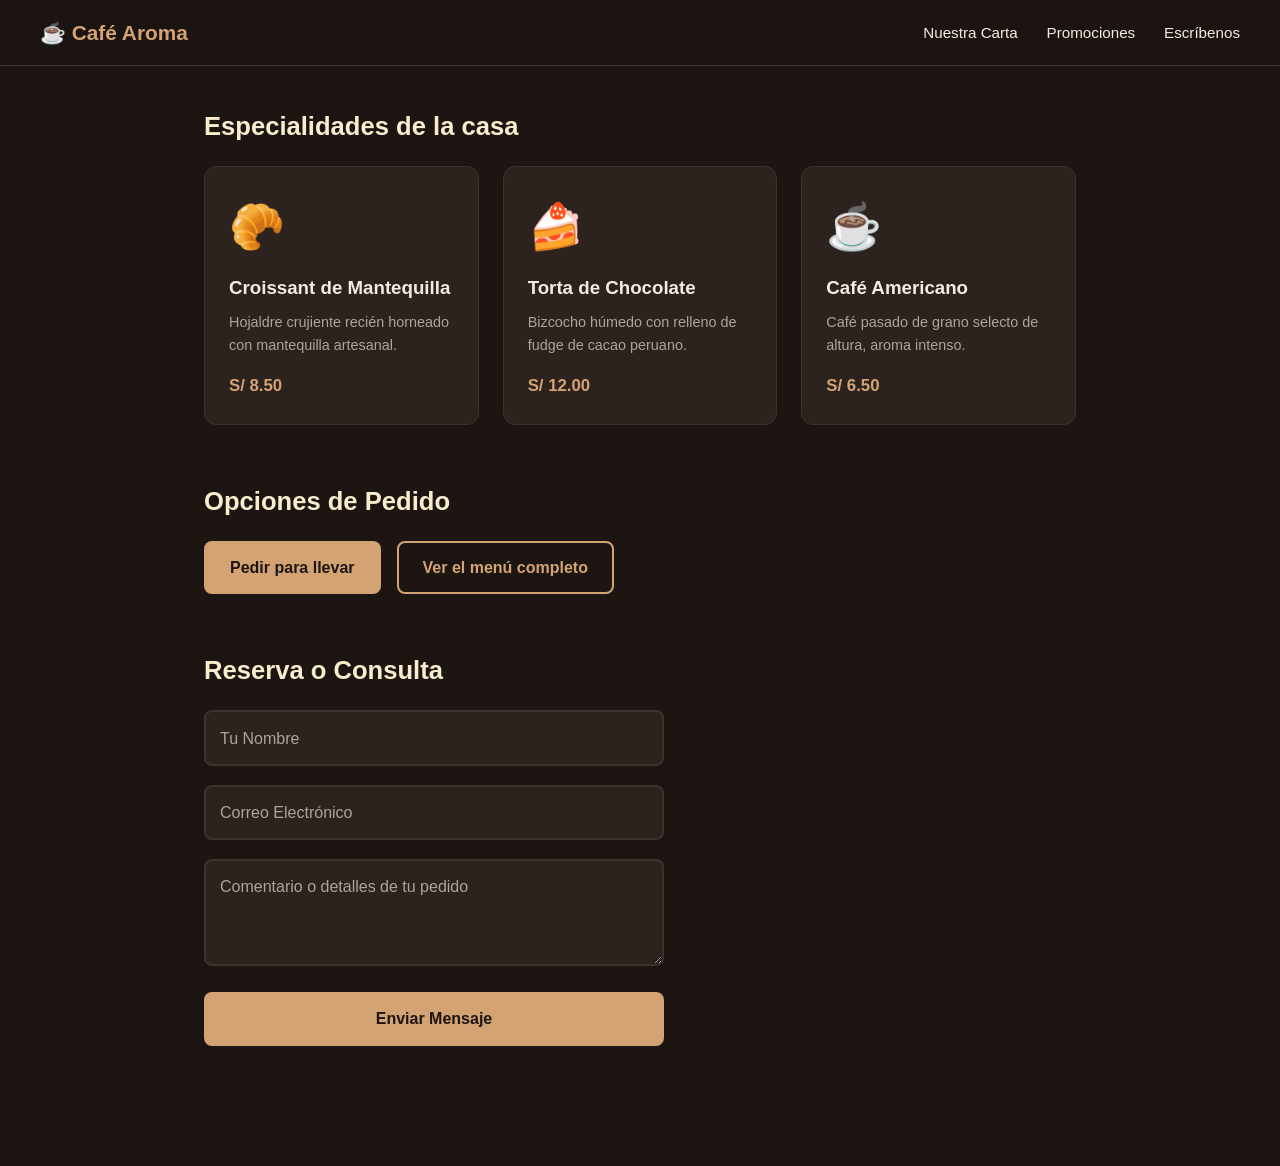
<file: PC3/Pregunta1/index.html>
<!DOCTYPE html>
<html lang="es">
<head>
  <meta charset="UTF-8">
  <meta name="viewport" content="width=device-width, initial-scale=1">
  <title>Café Aroma - Repostería y Bebidas</title>
  <link rel="stylesheet" href="styles.css">
</head>
<body>
  
  <header class="barra-navegacion">
    <div class="logo-marca">☕ Café Aroma</div>
    <nav>
      <ul class="enlaces-menu">
        <li><a href="#carta">Nuestra Carta</a></li>
        <li><a href="#acciones">Promociones</a></li>
        <li><a href="#contacto">Escríbenos</a></li>
      </ul>
    </nav>
  </header>

  <main class="contenido-principal">

    <section id="carta">
      <h2>Especialidades de la casa</h2>
      <div class="contenedor-productos">
        
        <article class="item-tarjeta" tabindex="0">
          <div class="icono-item">🥐</div>
          <h3>Croissant de Mantequilla</h3>
          <p>Hojaldre crujiente recién horneado con mantequilla artesanal.</p>
          <span class="etiqueta-precio">S/ 8.50</span>
        </article>

        <article class="item-tarjeta" tabindex="0">
          <div class="icono-item">🍰</div>
          <h3>Torta de Chocolate</h3>
          <p>Bizcocho húmedo con relleno de fudge de cacao peruano.</p>
          <span class="etiqueta-precio">S/ 12.00</span>
        </article>

        <article class="item-tarjeta" tabindex="0">
          <div class="icono-item">☕</div>
          <h3>Café Americano</h3>
          <p>Café pasado de grano selecto de altura, aroma intenso.</p>
          <span class="etiqueta-precio">S/ 6.50</span>
        </article>

      </div>
    </section>

    <section id="acciones">
      <h2>Opciones de Pedido</h2>
      <div class="grupo-botones">
        <button class="boton b-principal">Pedir para llevar</button>
        <button class="boton b-secundario">Ver el menú completo</button>
      </div>
    </section>

    <section id="contacto">
      <h2>Reserva o Consulta</h2>
      <form class="formulario-contacto" onsubmit="return false">
        <label class="caja-input">
          <input type="text" placeholder=" " required>
          <span>Tu Nombre</span>
        </label>
        <label class="caja-input">
          <input type="email" placeholder=" " required>
          <span>Correo Electrónico</span>
        </label>
        <label class="caja-input">
          <textarea rows="3" placeholder=" " required></textarea>
          <span>Comentario o detalles de tu pedido</span>
        </label>
        <button class="boton b-principal" type="submit">Enviar Mensaje</button>
      </form>
    </section>

  </main>

</body>
</html>
</file>
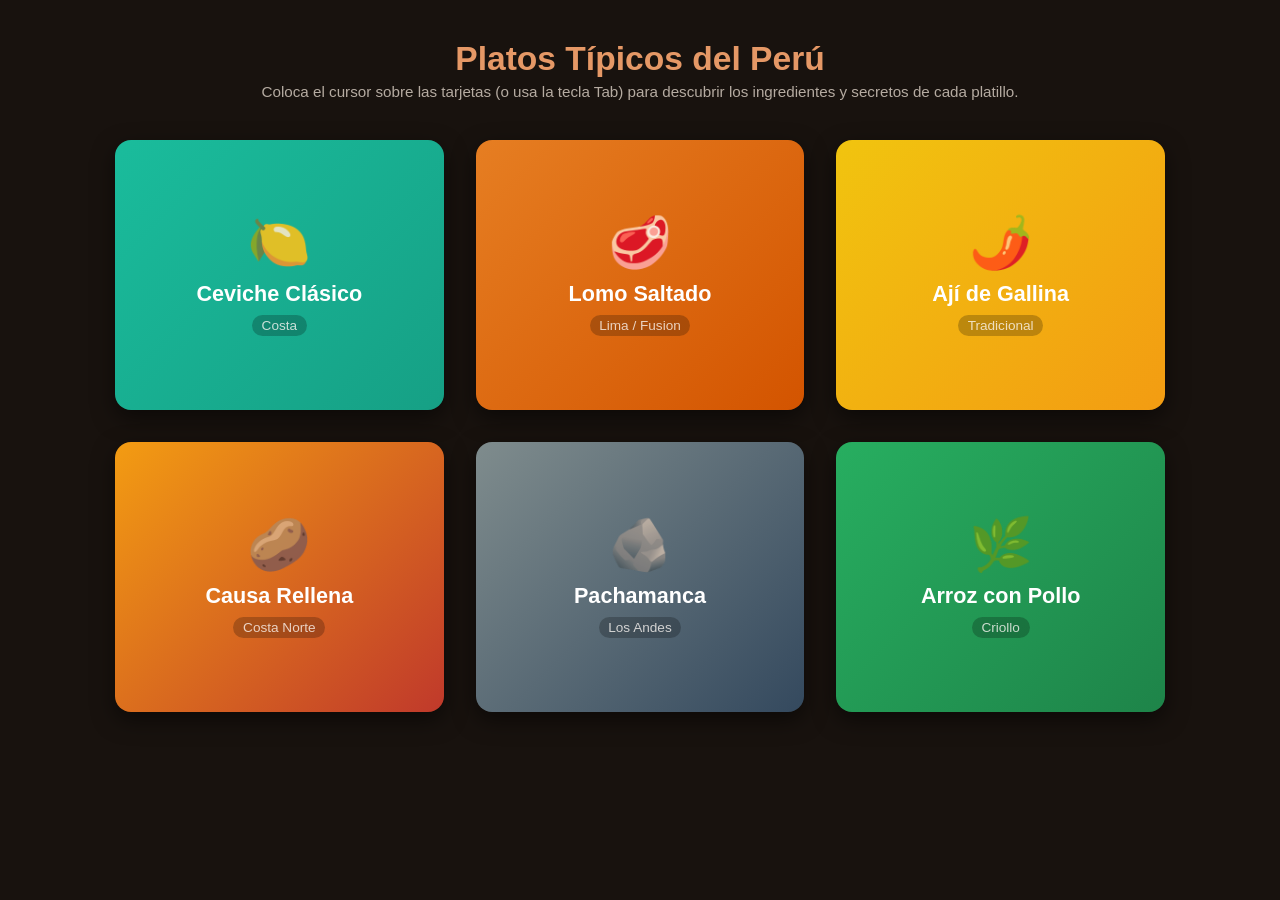
<file: PC3/Pregunta2/index.html>
<!DOCTYPE html>
<html lang="es">
<head>
  <meta charset="UTF-8">
  <meta name="viewport" content="width=device-width, initial-scale=1">
  <title>Pregunta 2 - Plato típico peruano</title>
  <link rel="stylesheet" href="style.css">
</head>
<body>

  <h1>Platos Típicos del Perú</h1>
  <p class="descripcion-seccion">Coloca el cursor sobre las tarjetas (o usa la tecla Tab) para descubrir los ingredientes y secretos de cada platillo.</p>

  <div class="grilla-platos">

    <article class="tarjeta-volteo" tabindex="0">
      <div class="tarjeta-contenedor-3d">
        <div class="cara frente fondo-ceviche">
          <span class="icono-plato">🍋</span>
          <h2>Ceviche Clásico</h2>
          <span class="lugar-origen">Costa</span>
        </div>
        <div class="cara reverso">
          <h3>Fresco y Marino</h3>
          <p>Pescado del día marinado en limones sutiles, acompañado de cebolla roja, choclo y camote.</p>
        </div>
      </div>
    </article>

    <article class="tarjeta-volteo" tabindex="0">
      <div class="tarjeta-contenedor-3d">
        <div class="cara frente fondo-lomo">
          <span class="icono-plato">🥩</span>
          <h2>Lomo Saltado</h2>
          <span class="lugar-origen">Lima / Fusion</span>
        </div>
        <div class="cara reverso">
          <h3>Sabor al Wok</h3>
          <p>Trozos de carne flambeados con cebolla, tomate, ají amarillo, salsa de soya y papas fritas.</p>
        </div>
      </div>
    </article>

    <article class="tarjeta-volteo" tabindex="0">
      <div class="tarjeta-contenedor-3d">
        <div class="cara frente fondo-aji">
          <span class="icono-plato">🌶️</span>
          <h2>Ají de Gallina</h2>
          <span class="lugar-origen">Tradicional</span>
        </div>
        <div class="cara reverso">
          <h3>Crema y Sabor</h3>
          <p>Aji amarillo, leche, queso y nueces mezclados en una crema suave servida con papas y huevo.</p>
        </div>
      </div>
    </article>

    <article class="tarjeta-volteo" tabindex="0">
      <div class="tarjeta-contenedor-3d">
        <div class="cara frente fondo-causa">
          <span class="icono-plato">🥔</span>
          <h2>Causa Rellena</h2>
          <span class="lugar-origen">Costa Norte</span>
        </div>
        <div class="cara reverso">
          <h3>Papa Amarilla</h3>
          <p>Masa de papa prensada sazonada con ají amarillo y limón, rellena de pollo jugoso y palta.</p>
        </div>
      </div>
    </article>

    <article class="tarjeta-volteo" tabindex="0">
      <div class="tarjeta-contenedor-3d">
        <div class="cara frente fondo-pachamanca">
          <span class="icono-plato">🪨</span>
          <h2>Pachamanca</h2>
          <span class="lugar-origen">Los Andes</span>
        </div>
        <div class="cara reverso">
          <h3>Cocción Ancestral</h3>
          <p>Carnes maceradas en hierbas andinas cocinadas bajo tierra con piedras calientes, papas y choclo.</p>
        </div>
      </div>
    </article>

    <article class="tarjeta-volteo" tabindex="0">
      <div class="tarjeta-contenedor-3d">
        <div class="cara frente fondo-arroz">
          <span class="icono-plato">🌿</span>
          <h2>Arroz con Pollo</h2>
          <span class="lugar-origen">Criollo</span>
        </div>
        <div class="cara reverso">
          <h3>Aroma a Cilantro</h3>
          <p>Arroz verde cocinado con culantro, ají amarillo y arvejas, acompañado de sarsa criolla.</p>
        </div>
      </div>
    </article>

  </div>

</body>
</html>
</file>
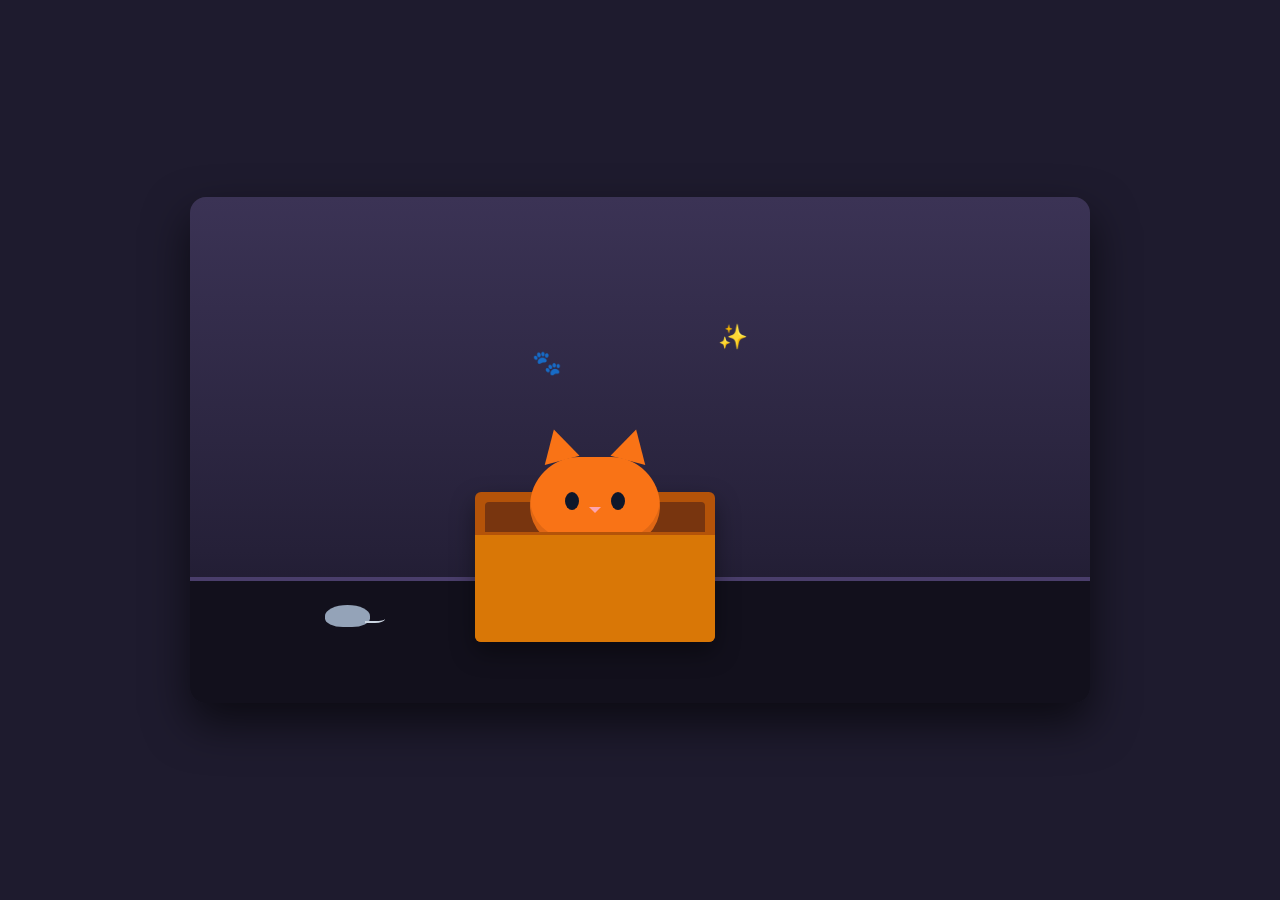
<file: PC3/Pregunta3/index.html>
<!DOCTYPE html>
<html lang="es">
<head>
  <meta charset="UTF-8">
  <meta name="viewport" content="width=device-width, initial-scale=1">
  <title>Pregunta 3 - Mascota Animada</title>
  <link rel="stylesheet" href="styles.css">
</head>
<body>

  <div class="escena-mascota" role="img" aria-label="Un tierno gatito asomándose desde su caja de cartón con un ratoncito de juguete en movimiento">

    <div class="habitacion-piso"></div>

    <div class="juguete-raton">
      <div class="raton-cuerpo"></div>
      <div class="raton-cola"></div>
    </div>

    <div class="caja-carton">
      <div class="caja-tapa-trasera"></div>
      <div class="caja-interior"></div>
      
      <div class="gatito">
        <div class="oreja oreja-izq"></div>
        <div class="oreja oreja-der"></div>
        <div class="cabeza-gato">
          <div class="ojo ojo-izq"></div>
          <div class="ojo ojo-der"></div>
          <div class="nariz"></div>
          <div class="bigotes"></div>
        </div>
        <div class="patitas"></div>
      </div>

      <div class="caja-tapa-delantera"></div>
    </div>

    <div class="efecto-amor amor-1">🐾</div>
    <div class="efecto-amor amor-2">✨</div>

  </div>

</body>
</html>
</file>
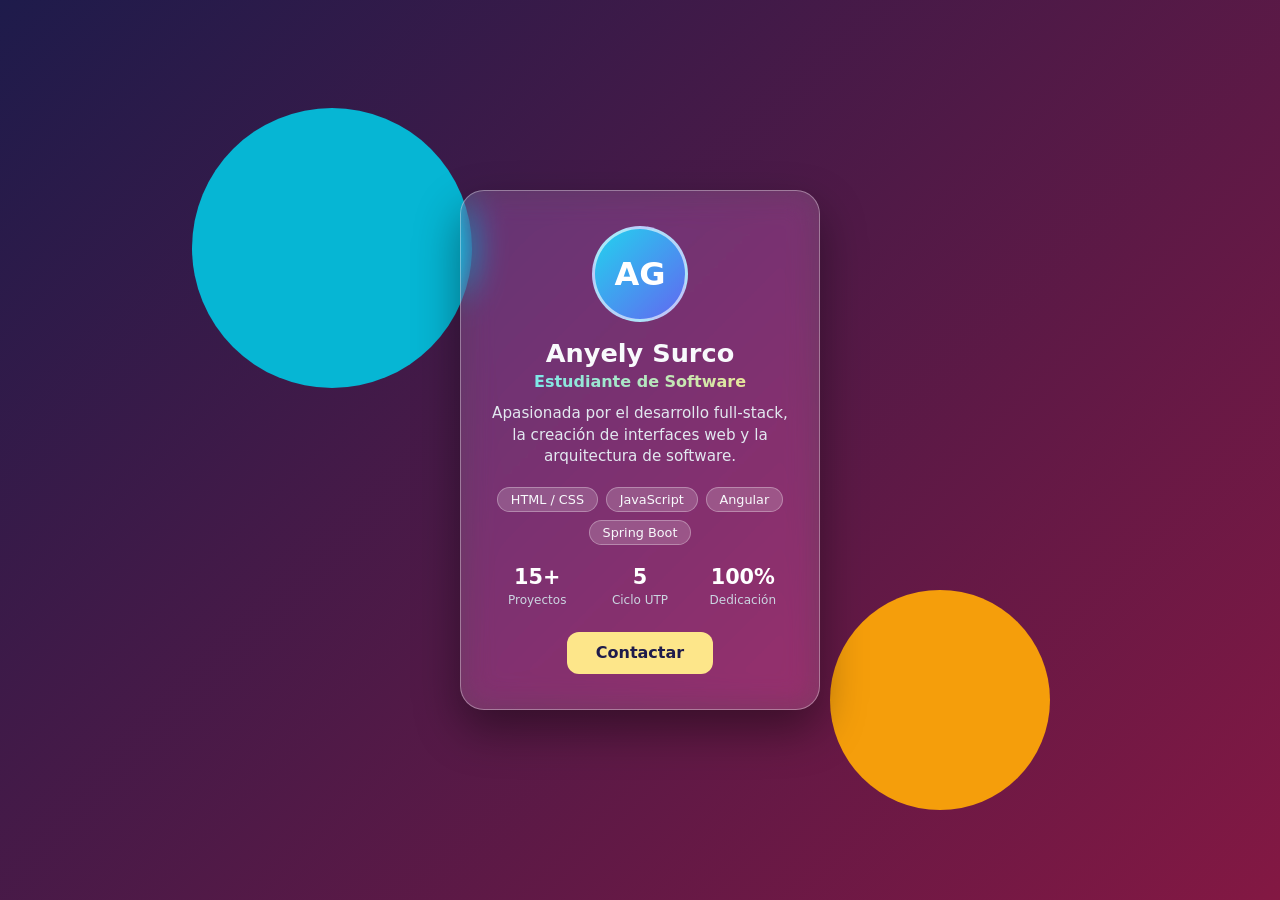
<file: PC3/Pregunta4/index.html>
<!DOCTYPE html>
<html lang="es">
<head>
  <meta charset="UTF-8">
  <meta name="viewport" content="width=device-width, initial-scale=1">
  <title>Pregunta 4 - Panel de Perfil</title>
  <link rel="stylesheet" href="styles.css">
</head>
<body>

  <main class="marco-stage">
    
    <article class="tarjeta-perfil">
      <div class="profile-avatar">AG</div>
      <h1>Anyely Surco</h1>
      <p class="rol-estudiante">Estudiante de Software</p>
      <p class="descripcion-bio">Apasionada por el desarrollo full-stack, la creación de interfaces web y la arquitectura de software.</p>

      <ul class="lista-skills">
        <li>HTML / CSS</li>
        <li>JavaScript</li>
        <li>Angular</li>
        <li>Spring Boot</li>
      </ul>

      <div class="caja-estadisticas">
        <div><strong>15+</strong><span>Proyectos</span></div>
        <div><strong>5</strong><span>Ciclo UTP</span></div>
        <div><strong>100%</strong><span>Dedicación</span></div>
      </div>

      <a class="boton-contacto" href="#">Contactar</a>
    </article>

  </main>

</body>
</html>
</file>
<file: PC3/Pregunta1/styles.css>
:root {
  --color-fondo: #1c1512;
  --color-tarjeta: #2c221e;
  --color-texto: #f5ebe0;
  --color-gris: #b0a499;
  --color-principal: #d4a373;
  --color-secundario: #faedcd;
}

* {
  box-sizing: border-box;
  margin: 0;
  padding: 0;
}

body {
  font-family: "Segoe UI", Tahoma, Geneva, Verdana, sans-serif;
  background-color: var(--color-fondo);
  color: var(--color-texto);
  line-height: 1.6;
}

.barra-navegacion {
  position: sticky;
  top: 0;
  z-index: 100;
  display: flex;
  justify-content: space-between;
  align-items: center;
  padding: 1rem 2.5rem;
  background: rgba(28, 21, 18, 0.95);
  border-bottom: 1px solid #3e322c;
}

.logo-marca {
  font-weight: bold;
  font-size: 1.3rem;
  color: var(--color-principal);
}

.enlaces-menu {
  display: flex;
  gap: 1.8rem;
  list-style: none;
}

.enlaces-menu a {
  position: relative;
  color: var(--color-texto);
  text-decoration: none;
  font-size: 0.95rem;
  transition: color 0.3s ease;
}

.enlaces-menu a::after {
  content: "";
  position: absolute;
  left: 0;
  bottom: -3px;
  width: 100%;
  height: 2px;
  background: var(--color-principal);
  transform: scaleX(0);
  transform-origin: left;
  transition: transform 0.3s ease;
}

.enlaces-menu a:hover,
.enlaces-menu a:focus-visible {
  color: var(--color-principal);
}

.enlaces-menu a:hover::after,
.enlaces-menu a:focus-visible::after {
  transform: scaleX(1);
}

.contenido-principal {
  max-width: 920px;
  margin: 0 auto;
  padding: 2.5rem 1.5rem 4rem;
}

section {
  margin-bottom: 3.5rem;
}

h2 {
  margin-bottom: 1.2rem;
  font-size: 1.6rem;
  color: var(--color-secundario);
}

.contenedor-productos {
  display: grid;
  grid-template-columns: repeat(auto-fit, minmax(240px, 1fr));
  gap: 1.5rem;
}

.item-tarjeta {
  background: var(--color-tarjeta);
  border: 1px solid #3e322c;
  border-radius: 12px;
  padding: 1.5rem;
  transition: transform 0.35s ease, box-shadow 0.35s ease, border-color 0.35s ease;
  outline: none;
}

.item-tarjeta:hover,
.item-tarjeta:focus-visible {
  transform: translateY(-6px);
  border-color: var(--color-principal);
  box-shadow: 0 10px 25px rgba(212, 163, 115, 0.2);
}

.icono-item {
  font-size: 2.8rem;
  margin-bottom: 0.6rem;
  transition: transform 0.3s ease;
}

.item-tarjeta:hover .icono-item {
  transform: scale(1.1);
}

.item-tarjeta p {
  color: var(--color-gris);
  font-size: 0.9rem;
  margin: 0.5rem 0 1rem;
}

.etiqueta-precio {
  font-weight: bold;
  color: var(--color-principal);
  font-size: 1.05rem;
}

.grupo-botones {
  display: flex;
  flex-wrap: wrap;
  gap: 1rem;
}

.boton {
  cursor: pointer;
  font: inherit;
  font-weight: 600;
  padding: 0.75rem 1.5rem;
  border-radius: 8px;
  border: 2px solid transparent;
  transition: all 0.3s ease;
}

.boton:hover {
  transform: translateY(-2px);
}

.boton:active {
  transform: translateY(0) scale(0.98);
}

.b-principal {
  background: var(--color-principal);
  color: #1c1512;
}

.b-principal:hover {
  background: #bc6c25;
  color: #fff;
  box-shadow: 0 6px 15px rgba(188, 108, 37, 0.4);
}

.b-secundario {
  background: transparent;
  color: var(--color-principal);
  border-color: var(--color-principal);
}

.b-secundario:hover {
  background: var(--color-principal);
  color: #1c1512;
}

.b-terciario {
  background: transparent;
  color: var(--color-texto);
}

.b-terciario:hover {
  background: #3e322c;
}

.formulario-contacto {
  display: grid;
  gap: 1.2rem;
  max-width: 460px;
}

.caja-input {
  position: relative;
  display: block;
}

.caja-input input,
.caja-input textarea {
  width: 100%;
  padding: 1.1rem 1rem 0.5rem;
  font: inherit;
  color: var(--color-texto);
  background: var(--color-tarjeta);
  border: 2px solid #3e322c;
  border-radius: 8px;
  outline: none;
  resize: vertical;
  transition: border-color 0.3s ease, box-shadow 0.3s ease;
}

.caja-input input:focus,
.caja-input textarea:focus {
  border-color: var(--color-principal);
  box-shadow: 0 0 0 4px rgba(212, 163, 115, 0.2);
}

.caja-input span {
  position: absolute;
  left: 1rem;
  top: 0.95rem;
  color: var(--color-gris);
  pointer-events: none;
  transition: transform 0.25s ease, color 0.25s ease;
  transform-origin: left top;
}
</file>
<file: PC3/Pregunta2/style.css>
* {
  box-sizing: border-box;
  margin: 0;
  padding: 0;
}

body {
  min-height: 100vh;
  padding: 2.5rem 1rem 4rem;
  font-family: "Segoe UI", Tahoma, Geneva, Verdana, sans-serif;
  background: #18120e;
  color: #f7f3efe0;
  text-align: center;
}

h1 {
  font-size: 2.1rem;
  margin-bottom: 0.3rem;
  color: #e59866;
}

.descripcion-seccion {
  color: #b5aba1;
  margin-bottom: 2.5rem;
  font-size: 0.95rem;
}

.grilla-platos {
  max-width: 1050px;
  margin: 0 auto;
  display: grid;
  grid-template-columns: repeat(auto-fit, minmax(270px, 1fr));
  gap: 2rem;
}

.tarjeta-volteo {
  perspective: 1100px;
  height: 270px;
  outline: none;
  cursor: pointer;
}

.tarjeta-contenedor-3d {
  position: relative;
  width: 100%;
  height: 100%;
  transform-style: preserve-3d;
  transition: transform 0.65s cubic-bezier(0.3, 0.2, 0.2, 1);
  border-radius: 16px;
  box-shadow: 0 8px 22px rgba(0, 0, 0, 0.5);
}

.tarjeta-volteo:hover .tarjeta-contenedor-3d,
.tarjeta-volteo:focus-visible .tarjeta-contenedor-3d {
  transform: rotateY(180deg) scale(1.03);
}

.cara {
  position: absolute;
  inset: 0;
  display: flex;
  flex-direction: column;
  align-items: center;
  justify-content: center;
  gap: 0.5rem;
  padding: 1.5rem;
  border-radius: 16px;
  backface-visibility: hidden;
  -webkit-backface-visibility: hidden;
}

.icono-plato {
  font-size: 3.2rem;
  transition: transform 0.35s ease;
}

.tarjeta-volteo:hover .icono-plato {
  transform: scale(1.15) rotate(-8deg);
}

.cara.frente h2 {
  font-size: 1.35rem;
  color: #ffffff;
}

.lugar-origen {
  font-size: 0.85rem;
  background: rgba(0, 0, 0, 0.25);
  padding: 0.2rem 0.6rem;
  border-radius: 20px;
  opacity: 0.9;
}

.reverso {
  background: #28211c;
  border: 2px solid #e59866;
  transform: rotateY(180deg);
  text-align: center;
}

.reverso h3 {
  color: #e59866;
  font-size: 1.2rem;
  margin-bottom: 0.4rem;
}

.reverso p {
  font-size: 0.9rem;
  color: #d3c5b9;
  line-height: 1.4;
}

.fondo-ceviche   { background: linear-gradient(135deg, #1abc9c, #16a085); }
.fondo-lomo      { background: linear-gradient(135deg, #e67e22, #d35400); }
.fondo-aji       { background: linear-gradient(135deg, #f1c40f, #f39c12); }
.fondo-causa     { background: linear-gradient(135deg, #f39c12, #c0392b); }
.fondo-pachamanca{ background: linear-gradient(135deg, #7f8c8d, #34495e); }
.fondo-arroz     { background: linear-gradient(135deg, #27ae60, #1e8449); }

@media (prefers-reduced-motion: reduce) {
  .tarjeta-contenedor-3d,
  .icono-plato {
    transition-duration: 0.01ms !important;
  }
  .tarjeta-volteo:hover .tarjeta-contenedor-3d,
  .tarjeta-volteo:focus-visible .tarjeta-contenedor-3d {
    transform: rotateY(180deg) !important;
  }
  .tarjeta-volteo:hover .icono-plato {
    transform: none !important;
  }
}
</file>
<file: PC3/Pregunta3/styles.css>
* {
  box-sizing: border-box;
  margin: 0;
  padding: 0;
}

body {
  min-height: 100vh;
  display: grid;
  place-items: center;
  background: #1e1b2e;
}

.escena-mascota {
  position: relative;
  width: min(900px, 95vw);
  aspect-ratio: 16 / 9;
  overflow: hidden;
  border-radius: 16px;
  background: linear-gradient(180deg, #3b3355 0%, #252038 70%, #171424 100%);
  box-shadow: 0 20px 45px rgba(0, 0, 0, 0.6);
}

.habitacion-piso {
  position: absolute;
  bottom: 0;
  width: 100%;
  height: 25%;
  background: #12101c;
  border-top: 4px solid #4a3e6b;
}

.juguete-raton {
  position: absolute;
  bottom: 15%;
  left: 15%;
  width: 45px;
  height: 22px;
  animation: mover-raton 5s ease-in-out infinite alternate;
}

.raton-cuerpo {
  position: absolute;
  width: 100%;
  height: 100%;
  background: #94a3b8;
  border-radius: 50% 50% 40% 40%;
}

.raton-cola {
  position: absolute;
  right: -15px;
  top: 10px;
  width: 20px;
  height: 8px;
  border-bottom: 2px solid #cbd5e1;
  border-radius: 0 0 50% 0;
}

@keyframes mover-raton {
  0% { transform: translateX(0) scaleX(1); }
  45% { transform: translateX(350px) scaleX(1); }
  50% { transform: translateX(350px) scaleX(-1); }
  95% { transform: translateX(0) scaleX(-1); }
  100% { transform: translateX(0) scaleX(1); }
}

.caja-carton {
  position: absolute;
  bottom: 12%;
  left: 45%;
  transform: translateX(-50%);
  width: 240px;
  height: 150px;
  background: #b45309;
  border-radius: 6px;
  box-shadow: 0 10px 25px rgba(0,0,0,0.4);
}

.caja-interior {
  position: absolute;
  top: 10px;
  left: 10px;
  right: 10px;
  height: 40px;
  background: #78350f;
  border-radius: 4px;
}

.caja-tapa-delantera {
  position: absolute;
  bottom: 0;
  width: 100%;
  height: 110px;
  background: #d97706;
  border-radius: 0 0 6px 6px;
  border-top: 3px solid #b45309;
}

.gatito {
  position: absolute;
  top: -45px;
  left: 50%;
  transform: translateX(-50%);
  width: 130px;
  height: 100px;
  animation: asomar-gato 3.5s ease-in-out infinite alternate;
}

@keyframes asomar-gato {
  0% { transform: translateX(-50%) translateY(15px); }
  50% { transform: translateX(-50%) translateY(-5px); }
  100% { transform: translateX(-50%) translateY(15px); }
}

.cabeza-gato {
  position: absolute;
  bottom: 0;
  width: 130px;
  height: 90px;
  background: #f97316; 
  border-radius: 60px 60px 50px 50px;
  box-shadow: inset 0 -8px 0 rgba(0,0,0,0.1);
}

.oreja {
  position: absolute;
  top: -18px;
  width: 0;
  height: 0;
  border-left: 18px solid transparent;
  border-right: 18px solid transparent;
  border-bottom: 32px solid #f97316;
}

.oreja-izq { left: 10px; transform: rotate(-15deg); }
.oreja-der { right: 10px; transform: rotate(15deg); }

.ojo {
  position: absolute;
  top: 35px;
  width: 14px;
  height: 18px;
  background: #0f172a;
  border-radius: 50%;
  animation: parpadeo 4s infinite;
}

.ojo-izq { left: 35px; }
.ojo-der { right: 35px; }

@keyframes parpadeo {
  0%, 90%, 100% { transform: scaleY(1); }
  95% { transform: scaleY(0.1); }
}

.nariz {
  position: absolute;
  top: 50px;
  left: 50%;
  transform: translateX(-50%);
  width: 0;
  height: 0;
  border-left: 6px solid transparent;
  border-right: 6px solid transparent;
  border-top: 6px solid #fda4af;
}

.patitas {
  position: absolute;
  bottom: -10px;
  left: 20px;
  right: 20px;
  height: 25px;
  background: #ea580c;
  border-radius: 20px;
}

.efecto-amor {
  position: absolute;
  font-size: 1.5rem;
  animation: flotar 3s ease-in-out infinite;
}

.amor-1 { top: 30%; left: 38%; animation-delay: 0s; }
.amor-2 { top: 25%; right: 38%; animation-delay: 1.5s; }

@keyframes flotar {
  0% { transform: translateY(0) scale(0.9); opacity: 0.4; }
  50% { transform: translateY(-15px) scale(1.1); opacity: 1; }
  100% { transform: translateY(0) scale(0.9); opacity: 0.4; }
}

@media (prefers-reduced-motion: reduce) {
  .escena-mascota, .escena-mascota *, .escena-mascota *::before, .escena-mascota *::after {
    animation-duration: 0.01ms !important;
    animation-iteration-count: 1 !important;
  }
}
</file>
<file: PC3/Pregunta4/styles.css>
* {
  box-sizing: border-box;
  margin: 0;
  padding: 0;
}

body {
  min-height: 100vh;
  font-family: system-ui, -apple-system, "Segoe UI", sans-serif;
  color: #f8fafc;
  background: #1e1b4b;
  background: -webkit-linear-gradient(135deg, #1e1b4b, #831843);
  background: linear-gradient(135deg, #1e1b4b, #831843);
}

.marco-stage {
  min-height: 100vh;
  display: -webkit-box;
  display: -ms-flexbox;
  display: flex;
  align-items: center;
  justify-content: center;
  padding: 2rem 1rem;
  position: relative;
  overflow: hidden;
}

.marco-stage::before,
.marco-stage::after {
  content: "";
  position: absolute;
  border-radius: 50%;
  z-index: 0;
}

.marco-stage::before {
  width: 280px;
  height: 280px;
  background: #06b6d4;
  top: 12%;
  left: 15%;
  animation: animar-forma 8s ease-in-out infinite alternate;
}

.marco-stage::after {
  width: 220px;
  height: 220px;
  background: #f59e0b;
  bottom: 10%;
  right: 18%;
  animation: animar-forma 10s ease-in-out infinite alternate-reverse;
}

@keyframes animar-forma {
  from { transform: translateY(0); }
  to   { transform: translateY(-30px); }
}

.tarjeta-perfil {
  position: relative;
  z-index: 1;
  width: 100%;
  max-width: 360px;
  padding: 2.2rem 1.8rem;
  text-align: center;
  border-radius: 24px;
  border: 1px solid rgba(255, 255, 255, 0.35);
  background: rgba(30, 27, 75, 0.92);
  -webkit-box-shadow: 0 20px 45px rgba(0, 0, 0, 0.4);
  box-shadow: 0 20px 45px rgba(0, 0, 0, 0.4);
  -webkit-transition: -webkit-transform 0.4s ease;
  transition: transform 0.4s ease, box-shadow 0.4s ease;
}

.tarjeta-perfil:hover {
  -webkit-transform: translateY(-6px);
  transform: translateY(-6px);
  box-shadow: 0 28px 55px rgba(0, 0, 0, 0.5);
}

@supports ((-webkit-backdrop-filter: blur(1px)) or (backdrop-filter: blur(1px))) {
  .tarjeta-perfil {
    background: rgba(255, 255, 255, 0.14);
    -webkit-backdrop-filter: blur(16px) saturate(160%);
    backdrop-filter: blur(16px) saturate(160%);
  }
}

@supports not ((-webkit-backdrop-filter: blur(1px)) or (backdrop-filter: blur(1px))) {
  .tarjeta-perfil {
    background: rgba(30, 27, 75, 0.96);
  }
}

.profile-avatar {
  width: 96px;
  height: 96px;
  margin: 0 auto 1rem;
  display: -webkit-box;
  display: -ms-flexbox;
  display: flex;
  align-items: center;
  justify-content: center;
  border-radius: 50%;
  font-size: 2rem;
  font-weight: bold;
  color: #fff;
  background: #6366f1;
  background: linear-gradient(135deg, #22d3ee, #6366f1);
  border: 3px solid rgba(255, 255, 255, 0.6);
}

h1 {
  font-size: 1.6rem;
  margin-bottom: 0.2rem;
}

.rol-estudiante {
  font-size: 1rem;
  font-weight: 600;
  color: #67e8f9;
  margin-bottom: 0.8rem;
}

.rol-estudiante {
  background: linear-gradient(90deg, #67e8f9, #fde68a);
  -webkit-background-clip: text;
  background-clip: text;
  -webkit-text-fill-color: transparent;
}

.descripcion-bio {
  font-size: 0.95rem;
  color: #e2e8f0;
  margin-bottom: 1.25rem;
  line-height: 1.4;
}

.lista-skills {
  list-style: none;
  display: -webkit-box;
  display: -ms-flexbox;
  display: flex;
  flex-wrap: wrap;
  justify-content: center;
  gap: 0.5rem;
  margin-bottom: 1.25rem;
}

.lista-skills li {
  padding: 0.25rem 0.8rem;
  font-size: 0.8rem;
  border-radius: 999px;
  background: rgba(255, 255, 255, 0.18);
  border: 1px solid rgba(255, 255, 255, 0.3);
  transition: background-color 0.3s ease, transform 0.3s ease;
}

.lista-skills li:hover {
  background: rgba(255, 255, 255, 0.35);
  transform: scale(1.08);
}

.caja-estadisticas {
  display: flex;
  justify-content: space-between;
  gap: 0.5rem;
  margin-bottom: 1.5rem;
}

.caja-estadisticas div {
  -webkit-box-flex: 1;
  flex: 1;
}

@supports (display: grid) {
  .caja-estadisticas {
    display: grid;
    grid-template-columns: repeat(3, 1fr);
  }
}

.caja-estadisticas strong {
  display: block;
  font-size: 1.3rem;
  color: #fff;
}

.caja-estadisticas span {
  font-size: 0.75rem;
  color: #cbd5e1;
}

.boton-contacto {
  display: inline-block;
  padding: 0.7rem 1.8rem;
  border-radius: 12px;
  font-weight: 600;
  text-decoration: none;
  color: #1e1b4b;
  background: #fde68a;
  transition: transform 0.3s ease, box-shadow 0.3s ease, background-color 0.3s ease;
}

.boton-contacto:hover,
.boton-contacto:focus-visible {
  transform: translateY(-2px);
  background: #fef08a;
  box-shadow: 0 8px 20px rgba(253, 230, 138, 0.5);
}

@media (prefers-reduced-motion: reduce) {
  *, *::before, *::after {
    animation: none !important;
    transition: none !important;
  }
  .tarjeta-perfil:hover,
  .lista-skills li:hover,
  .boton-contacto:hover {
    transform: none;
  }
}
</file>
